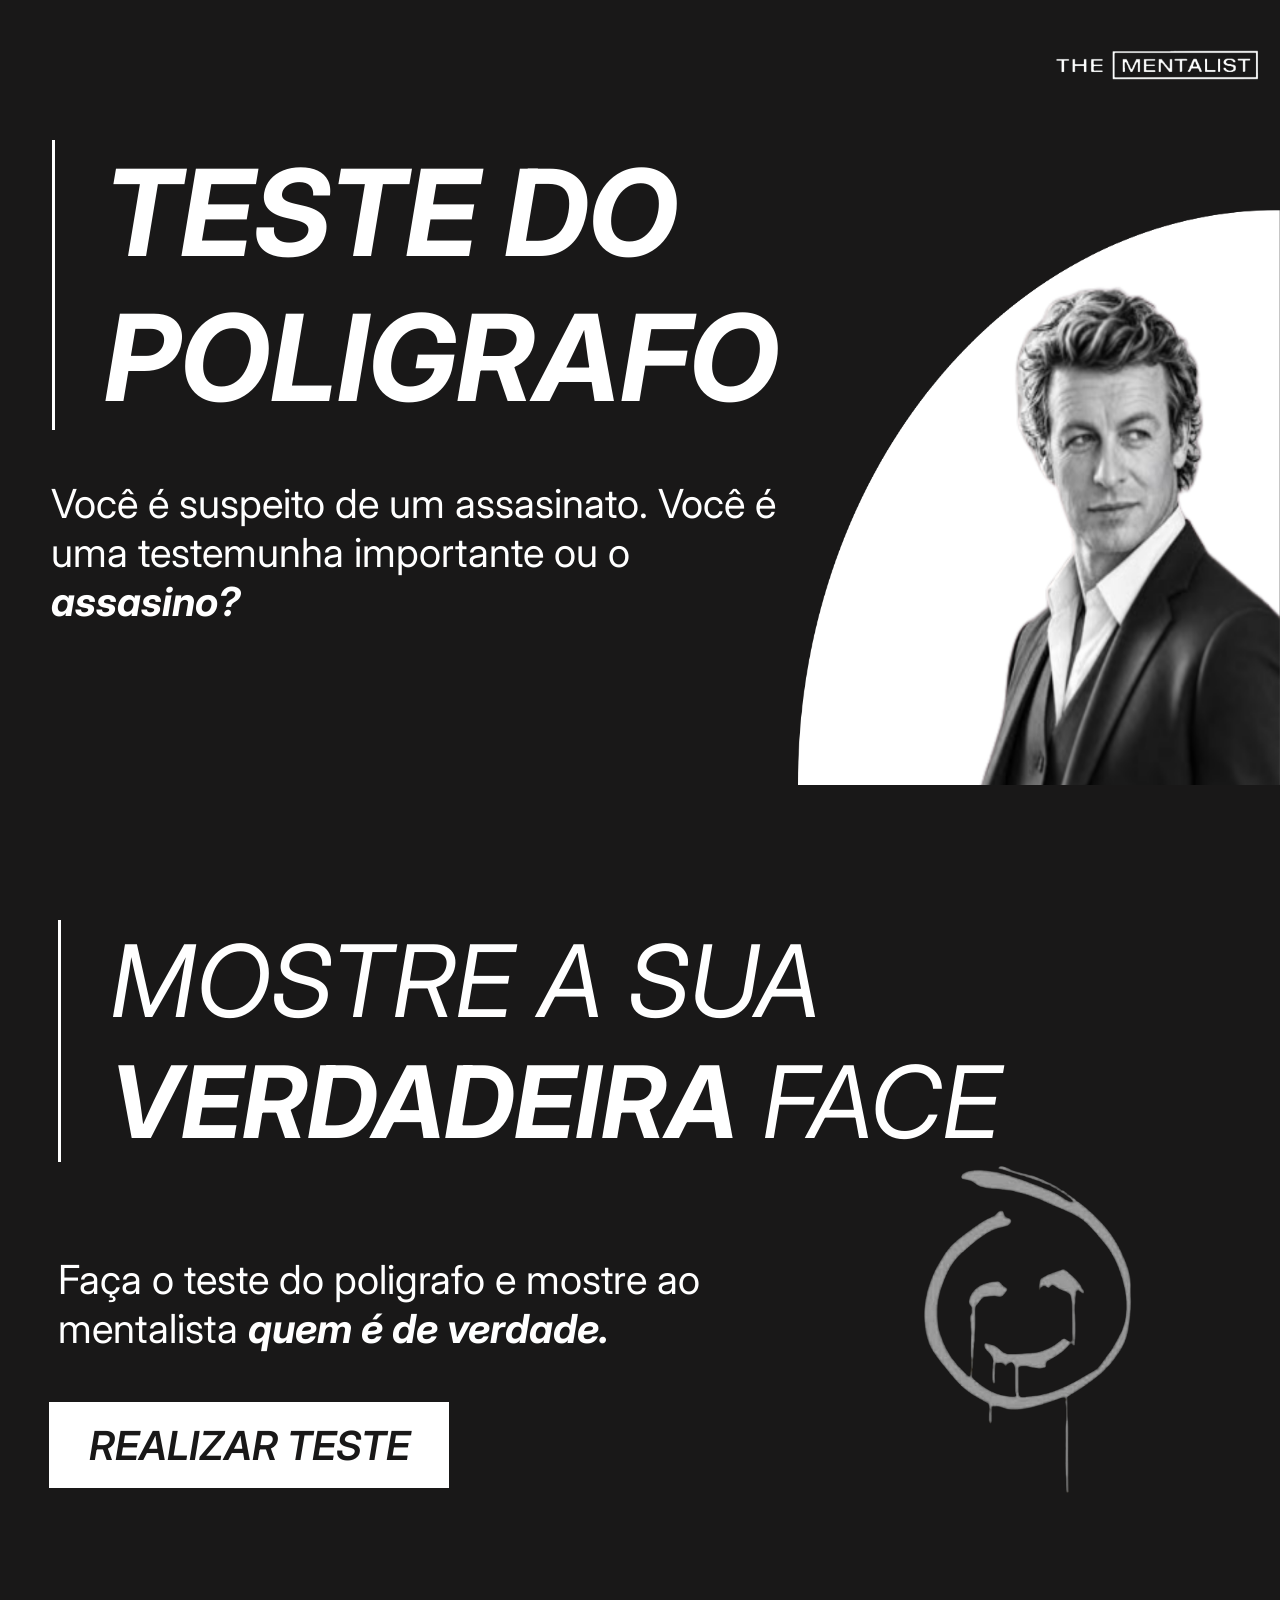
<file: index.html>
<!DOCTYPE html>
<html lang="en">
<head>
    <meta charset="UTF-8">
    <meta name="viewport" content="width=device-width, initial-scale=1.0">
    <title>Projeto Mentalista</title>
    <link rel="stylesheet" href="./css/style.css">
</head>
<body>
    <div class="container">
        <header>
            <img src="./assets/LOGO MENTALISTA (540 x 675 px).png" alt="">
        </header>

        <section class="home">
            <div class="caixa-texto">
                <h1 class="title">TESTE DO POLIGRAFO</h1>

                <p class="text" id="text1">Você é suspeito de  um assasinato. Você é uma testemunha importante ou o <span class="negrito">assasino?</span></p>
            </div>
            <div class="img-mentalista">
                <img class = "mentalista"src="./assets/mentalista.png" alt="">
            </div>
        </section>

        <section class="teste">
            <div class="caixa-texto2">
                <h1 class="title2">MOSTRE A SUA <span class="negrito">VERDADEIRA</span> FACE</h1>

                <p class="text" id="text2">Faça o teste do poligrafo e mostre ao mentalista <span class="negrito">quem é de verdade. </span></p>
            </div>
            <div class="resto">
                <div class="img-red">
                    <img class="red" src="./assets/redjonh.png" alt="">
                </div>

                <form>
                    <a href="./html/teste.html">
                    <button type="button" id="botao">REALIZAR TESTE</button>
                    </a>
                </form>
            </div>
        </section>
    </div>
</body>


</html>
</file>
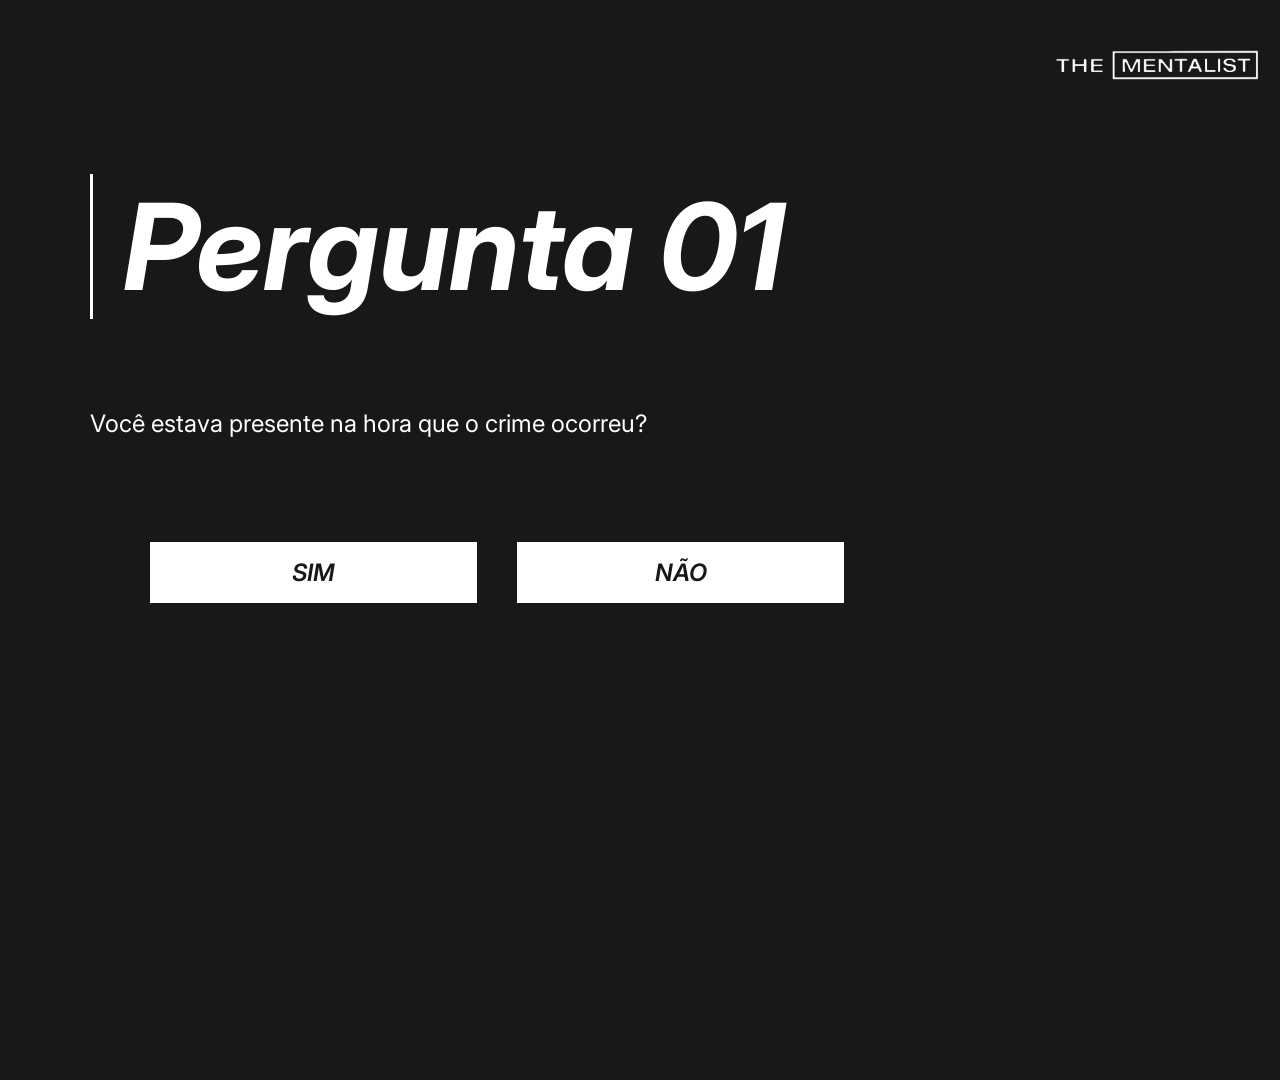
<file: html/teste.html>
<!DOCTYPE html>
<html lang="en">
<head>
    <meta charset="UTF-8">
    <meta name="viewport" content="width=device-width, initial-scale=1.0">
    <title>Teste do Poligrafo</title>
    <link rel="stylesheet" href="../css/teste.css">
    <script src="../js/app.js" defer></script>
</head>
<body>
    <div class="container" id="container">
        <header id="header">
            <img src="../assets/LOGO MENTALISTA (540 x 675 px).png" alt="" id="img">
        </header>
        <div class="title-container">
            <h1>TESTE DO POLIGRAFO</h1>
        </div>
        <div class="caixa-texto" id="caixa-texto">
            <div class="pergunta-titulo" id="titulo">

            </div>

            <div class="pergunta-texto" id="texto">

            </div>
        </div>
        <form>
            <button type="button" id="sim">SIM</button>
            <button type="button" id="nao">NÃO</button>
        </form>
    </div>
</body>
</html>
</file>
<file: css/style.css>
@import url('https://fonts.googleapis.com/css2?family=Inter:ital,opsz,wght@0,14..32,100..900;1,14..32,100..900&display=swap');

*{
    padding: 0;
    margin: 0;
    box-sizing: border-box;
    font-family: "Inter", sans-serif;
}

:root{
    --preto:#191818;
    --branco:#FFFFFF;
}

.container{
    z-index: 0;
    background-color: var(--preto);
    display: flex;
    flex-direction: column;
}

header{
    margin-top: 20px;
    width: 100%;
    height: 10vh;
    position: relative;
    display: flex;
    justify-content: center;
    overflow: hidden;
}

header img{ 
    height: 100%;
    object-fit: cover;
}

.home{
    display: flex;
    flex-direction: column;
    min-height: 90vh;
}

.caixa-texto{
    display: flex;
    flex-direction: column;
    gap: 49px;
}

.title{
    margin-top: 30px;
    margin-left: 52px;
    font-size: 28px;
    color: #FFFFFF;
    font-weight: 700;
    font-style: italic;
}

.text{
    font-size: 24px;
    color: #FFFFFF;
}

#text1{
    margin-left: 51px;
    width: 254px;
}

.negrito{
    font-weight: 700;
    font-style: italic;
}

.img-mentalista{
    z-index: 0;
    align-self: flex-end;
    height: 559px;
    width: 100%;
    position: relative;
    bottom: 135px;
}

.mentalista{
    height: 100%;
    width: 100%;

}

.teste{
    min-height: 100vh;
}

.caixa-texto2{
    display: flex;
    flex-direction: column;
    gap: 18px;
}

.title2{
    font-size: 28px;
    color: #FFFFFF;
    font-weight: 400;
    font-style: italic;
    width: 268px;
    margin-left: 58px;
}

#text2{
    width: 254px;
    margin-left: 58px;
}

.img-red{
    max-width: 503px;
    max-height: 651px;
}

.img-red img{
    max-width: 100%;
    max-height: 100%;
}

.teste > .resto > form{
    background-color: #191818;
    display: flex;
    justify-content: center;
    padding-bottom: 50px;
}

.teste > .resto > form > a>  button{
    width: 221px;
    height: 61px;
    color: #191818;
    background-color: #FFFFFF;
    font-weight: 600;
    font-size: 24px;
    outline: none;
    border: none;
    transition: 0.3s ease-in-out;
}

.teste > .resto > form > a > button:hover{
    transform: translateY(-4px);
    cursor: pointer;
    box-shadow: 10px 10px rgb(206, 206, 206);
}

@media (min-width: 768px) {
    header{
        justify-content: flex-end;
        padding-right: 20px;
    }

    .home{
        display: flex;
        min-height: 90vh;
        flex-direction: row;
        justify-content: space-between;
    }
    

    .title{
        font-size: 120px;
        width: 732px;
        border-left: 3px solid white;
        padding-left: 49px;
    }

    .text{
        font-size: 40px;
    }

    #text1{
        width: 747px;
    }

    .img-mentalista{
        width: 575px;
        height: 744px;
        justify-content: flex-end;
        align-items: flex-end;
    }

    .mentalista{
        align-self: flex-end;
        justify-self: flex-end;
    }

    .teste{
        overflow: hidden;
        height: 100vh;
        display: flex;
        flex-direction: row;
        flex-wrap: wrap;
        justify-content: space-between;
    }

    .caixa-texto2{
        display: flex;
        flex-direction: column;
        gap: 93px;
        
    }

    .title2{
        font-size: 100px;
        width: 1000px;
        border-left: 3px solid white;
        padding-left: 49px;
    }

    #text2{
        width: 759px;
    }

    .resto{
        display: flex;
        flex-direction: row-reverse;
        justify-content: space-between;
        align-items: flex-start;
        width: 100%;
    }

    .img-red{
        position: relative;
        bottom: 350px;

        height: 1098px;
        width: 849px;
    }

    .img-red img{
        position: absolute;
        height: 100%;
        width: 100%;
    }

    .teste > .resto > form > a > button{
        font-size: 40px;
        font-weight: 600;
        font-style: italic;
        height: 86px;
        width: 400px;
        margin-left: 49px;
        margin-top: 49px;
    }


}
</file>
<file: css/teste.css>
@import url('https://fonts.googleapis.com/css2?family=Inter:ital,opsz,wght@0,14..32,100..900;1,14..32,100..900&display=swap');

*{
    margin: 0;
    padding: 0;
    box-sizing: border-box;
    font-family: "Inter", sans-serif;
}

:root{
    --preto:#191818;
    --branco:#FFFFFF;
}

.container{
    z-index: 0;
    background-color: var(--preto);
    display: flex;
    flex-direction: column;
    height: 100vh;

}

header{
    margin-top: 20px;
    width: 100%;
    height: 10vh;
    position: relative;
    display: flex;
    justify-content: center;
    overflow: hidden;
}

header img{ 
    height: 100%;
    object-fit: cover;
}

.title-container h1{
    color: #FFFFFF;
    font-size: 28px;
    text-align: center;
    font-weight: 700;
    margin-top: 40px;
}

.titulo{
    margin-top: 100px;
    display: flex;
    justify-content: center;
    color: var(--branco);
    font-size: 28px;
    font-weight: 700;
}

.analise{
    font-size: 28px;
}

.dados{
    margin-top: 80px;
    display: flex;
    flex-direction: column;
    align-items: center;
    gap: 24px;
}

.dados h2{
    padding-left: 20px;
    border-left: 3px solid white;
    color: var(--branco);
    font-size: 60px;
}

.pergunta-texto{
    display: flex;
    justify-content: center;
}

.texto{
    text-align: center;
    width: 350px;
    font-size: 24px;
    color: var(--branco);
}

form{
    margin-top: 64px;
    align-items: center;
    display: flex;
    flex-direction: column;
    gap: 40px;
}

form button{
width: 327px;
height: 61px;
background-color: var(--branco);
color: var(--preto);
font-size: 24px;
font-weight: 600;
font-style: italic;
transition: 0.3s ease-in-out;
border: none;
}

form button:hover{
    transform: translateY(-4px);
    cursor: pointer;
    box-shadow: 10px 10px rgb(206, 206, 206);
}

.caixa-texto{
    margin-top: 64px;
    align-items: center;
    flex-direction: column;
    display: flex;
    color: #FFFFFF;
    font-size:24px;
}

.caixa-texto p{
    width: 350px;
}

#yes{
    margin-right: 37px;
}

.caixa-texto span{
    position: relative;
    bottom: 29px;
    right: 35px;
    font-weight: 700;
}

@media (min-width: 768px){

    .container{
        min-height: 120vh;
        display: flex;
        flex-direction: column;
        align-items: flex-start;
    }

    header{
        display: flex;
        justify-content: end;
        padding-right: 20px;
    }

    .title-container h1{
        display: none;
    }

    .caixa-texto{
        gap: 90px;
    }

    .titulo{
        display: flex;
        flex-wrap: wrap;
        flex-direction: row;
        font-size: 120px;
        font-weight: 700;
        font-style: italic;
        border-left: 3px solid var(--branco);
        padding-left: 30px;
        margin-top: 0;
    }

    .pergunta-texto{
        display: flex;
        width: 1000px;
        justify-content: flex-start;
    }

    .pergunta-texto p{
        width: 100%;
        align-self: flex-start;
        margin-right: 130px;
    }

    form{
        display: flex;
        flex-direction: row;
        margin-left: 150px;
        padding-top: 40px;
    }

    .analise{
        font-size: 120px;
        width: 780px;
        border-left: 3px solid var(--branco);
        padding-left: 64px;
        margin-left: 64px;
    }

    .dados{
        display: flex;
        flex-direction: row;
        gap: 200px;
        margin-left: 100px;
    }

    .caixa-texto{
        font-size: 60px;
        margin-left: 90px;
        width: 1200px;
        display: flex;
        flex-direction: row;
        align-items: flex-start;
        flex-wrap: wrap;
    }

    .caixa-texto p{
        width: 100%;
        display: flex;
        flex-wrap: wrap;
    }

    .caixa-texto span{
        justify-self: center;
        margin-left: 40px;
        
    }
}
</file>
